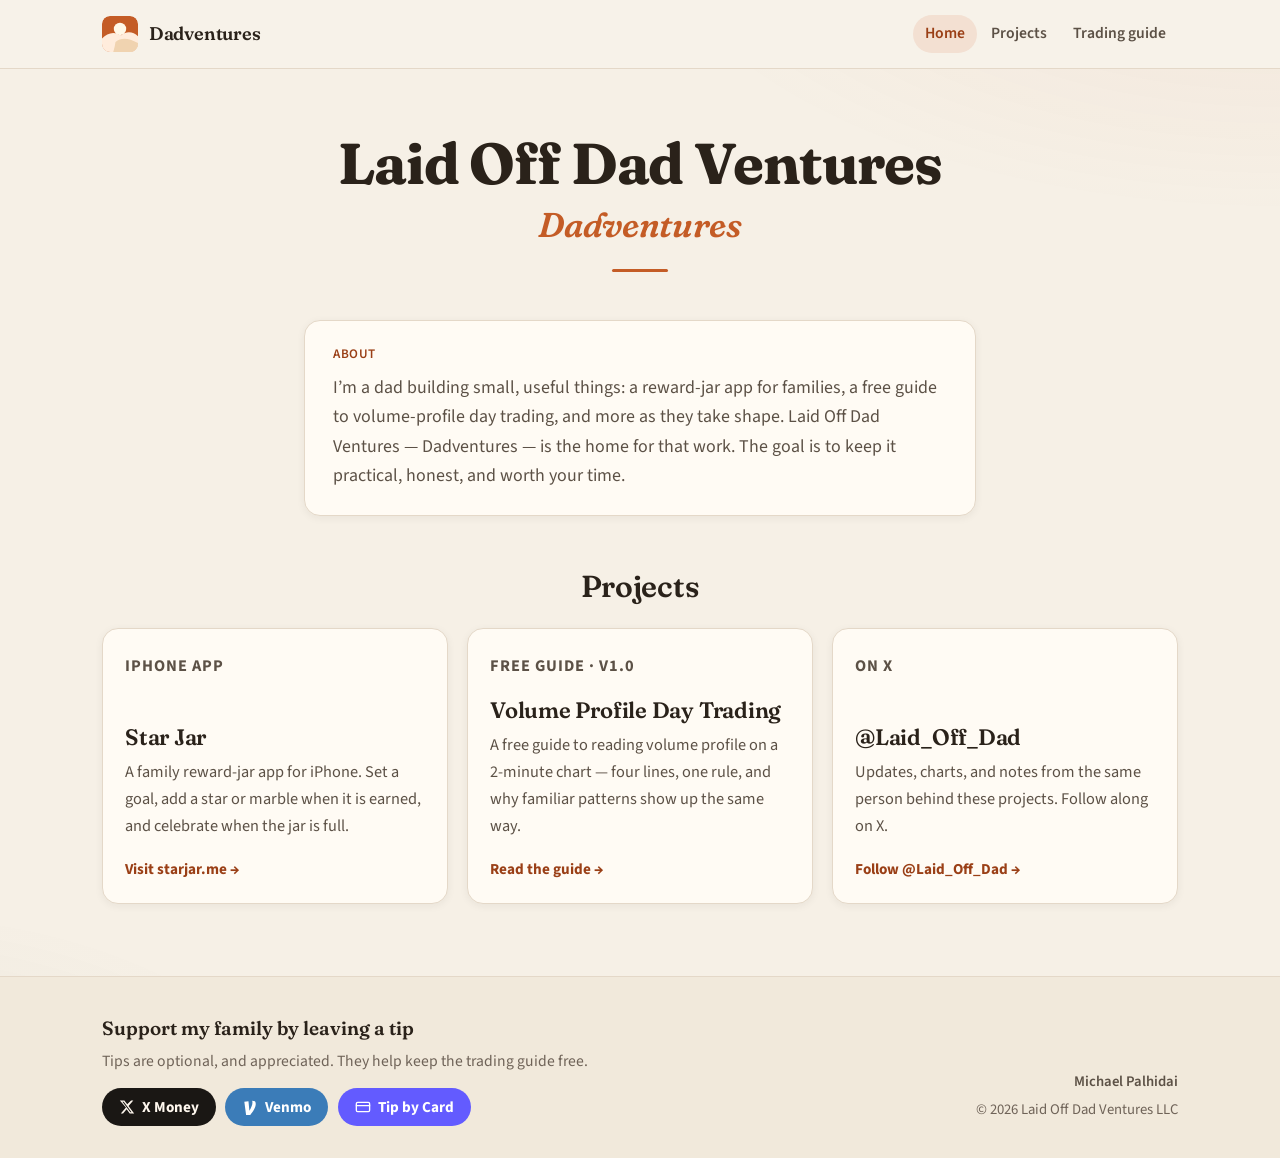
<file: index.html>
<!DOCTYPE html>
<html lang="en">
<head>
  <meta charset="utf-8">
  <meta name="viewport" content="width=device-width, initial-scale=1, viewport-fit=cover">
  <title>Laid Off Dad Ventures — Dadventures</title>
  <meta name="description" content="Laid Off Dad Ventures (Dadventures) is the home for a family reward-jar app, a free volume-profile trading guide, and other small useful projects.">
  <meta name="author" content="Michael Palhidai">
  <meta name="theme-color" content="#F6F0E6">
  <link rel="canonical" href="https://laidoffdadventures.com/">
  <link rel="icon" href="/favicon.ico" sizes="any">
  <link rel="icon" href="/favicon.svg" type="image/svg+xml">
  <link rel="apple-touch-icon" href="/images/apple-touch-icon.png">
  <meta property="og:type" content="website">
  <meta property="og:site_name" content="Laid Off Dad Ventures">
  <meta property="og:title" content="Laid Off Dad Ventures — Dadventures">
  <meta property="og:description" content="Laid Off Dad Ventures (Dadventures) is the home for a family reward-jar app, a free volume-profile trading guide, and other small useful projects.">
  <meta property="og:url" content="https://laidoffdadventures.com/">
  <meta property="og:image" content="https://laidoffdadventures.com/images/og-image.png">
  <meta property="og:image:width" content="1200">
  <meta property="og:image:height" content="630">
  <meta property="og:image:alt" content="Laid Off Dad Ventures — Dadventures">
  <meta name="twitter:card" content="summary_large_image">
  <meta name="twitter:creator" content="@Laid_Off_Dad">
  <meta name="twitter:title" content="Laid Off Dad Ventures — Dadventures">
  <meta name="twitter:description" content="Laid Off Dad Ventures (Dadventures) is the home for a family reward-jar app, a free volume-profile trading guide, and other small useful projects.">
  <meta name="twitter:image" content="https://laidoffdadventures.com/images/og-image.png">
  <link rel="stylesheet" href="/style.css">
</head>
<body>
  <a class="skip-link" href="#main">Skip to content</a>
  <header class="site-header">
    <div class="wrap">
      <a class="brand" href="/" aria-label="Laid Off Dad Ventures — home">
        <img src="/images/logo.svg" width="36" height="36" alt="">
        <span class="brand-name">Dadventures</span>
      </a>
      <nav class="nav" aria-label="Primary">
        <a href="/" aria-current="page">Home</a>
        <a href="/#projects">Projects</a>
        <a href="/trading/">Trading guide</a>
      </nav>
    </div>
  </header>

  <main id="main">
    <section class="hero">
      <div class="wrap">
        <h1>Laid Off Dad Ventures</h1>
        <p class="tagline">Dadventures</p>
        <hr class="hero-rule">
      </div>
    </section>

    <section class="about" id="about" aria-labelledby="about-title">
      <div class="wrap">
        <div class="about-card">
          <h2 id="about-title">About</h2>
          <p>I’m a dad building small, useful things: a reward-jar app for families, a free guide to volume-profile day trading, and more as they take shape. Laid Off Dad Ventures — Dadventures — is the home for that work. The goal is to keep it practical, honest, and worth your time.</p>
        </div>
      </div>
    </section>

    <section class="projects" id="projects" aria-labelledby="projects-title">
      <div class="wrap">
        <h2 class="section-title" id="projects-title">Projects</h2>
        <div class="card-grid">
          <a class="card" href="https://starjar.me" rel="noopener noreferrer">
            <p class="card-kicker">iPhone app</p>
            <h3>Star Jar</h3>
            <p>A family reward-jar app for iPhone. Set a goal, add a star or marble when it is earned, and celebrate when the jar is full.</p>
            <span class="card-cta">Visit starjar.me →</span>
          </a>
          <a class="card" href="/trading/">
            <p class="card-kicker">Free guide · v1.0</p>
            <h3>Volume Profile Day Trading</h3>
            <p>A free guide to reading volume profile on a 2-minute chart — four lines, one rule, and why familiar patterns show up the same way.</p>
            <span class="card-cta">Read the guide →</span>
          </a>
          <a class="card" href="https://x.com/Laid_Off_Dad" rel="noopener noreferrer">
            <p class="card-kicker">On X</p>
            <h3>@Laid_Off_Dad</h3>
            <p>Updates, charts, and notes from the same person behind these projects. Follow along on X.</p>
            <span class="card-cta">Follow @Laid_Off_Dad →</span>
          </a>
        </div>
      </div>
    </section>
  </main>

  <footer class="site-footer">
    <div class="wrap footer-grid">
      <div>
        <p class="support-label">Support my family by leaving a tip</p>
        <p class="support-note">Tips are optional, and appreciated. They help keep the trading guide free.</p>
        <div class="support-actions">
          <a class="btn btn-x" href="https://x.com/Laid_Off_Dad" rel="noopener noreferrer">
            <svg viewBox="0 0 24 24" fill="currentColor" aria-hidden="true"><path d="M18.244 2.25h3.308l-7.227 8.26 8.502 11.24H16.17l-4.714-6.231-5.401 6.231H2.74l7.726-8.835L1.254 2.25H8.08l4.253 5.622L18.244 2.25zm-1.161 17.52h1.833L7.084 4.126H5.117z"/></svg>
            X Money
          </a>
          <a class="btn btn-venmo" href="https://venmo.com/u/LaidOffDad" rel="noopener noreferrer">
            <svg viewBox="0 0 24 24" fill="currentColor" aria-hidden="true"><path d="M19.5 3.4c.8 1.3 1.2 2.7 1.2 4.3 0 5.4-4.6 12.4-8.3 16.3H6.15L3.5 3.96l6.22-.66 1.42 14.3c2.05-3.33 4.57-8.56 4.57-12.14 0-1.24-.22-2.08-.55-2.78L19.5 3.4z"/></svg>
            Venmo
          </a>
          <a class="btn btn-card" href="https://buy.stripe.com/4gMfZ9276eVvgG2ck7bfO00" target="_blank" rel="noopener noreferrer">
            <svg viewBox="0 0 24 24" fill="none" stroke="currentColor" stroke-width="2" stroke-linecap="round" stroke-linejoin="round" aria-hidden="true"><rect x="2" y="5" width="20" height="14" rx="2"/><line x1="2" y1="10" x2="22" y2="10"/></svg>
            Tip by Card
          </a>
        </div>
      </div>
      <div class="footer-meta">
        <p><a href="https://michaelpalhidai.com">Michael Palhidai</a></p>
        <p>© 2026 Laid Off Dad Ventures LLC</p>
      </div>
    </div>
  </footer>
</body>
</html>
</file>
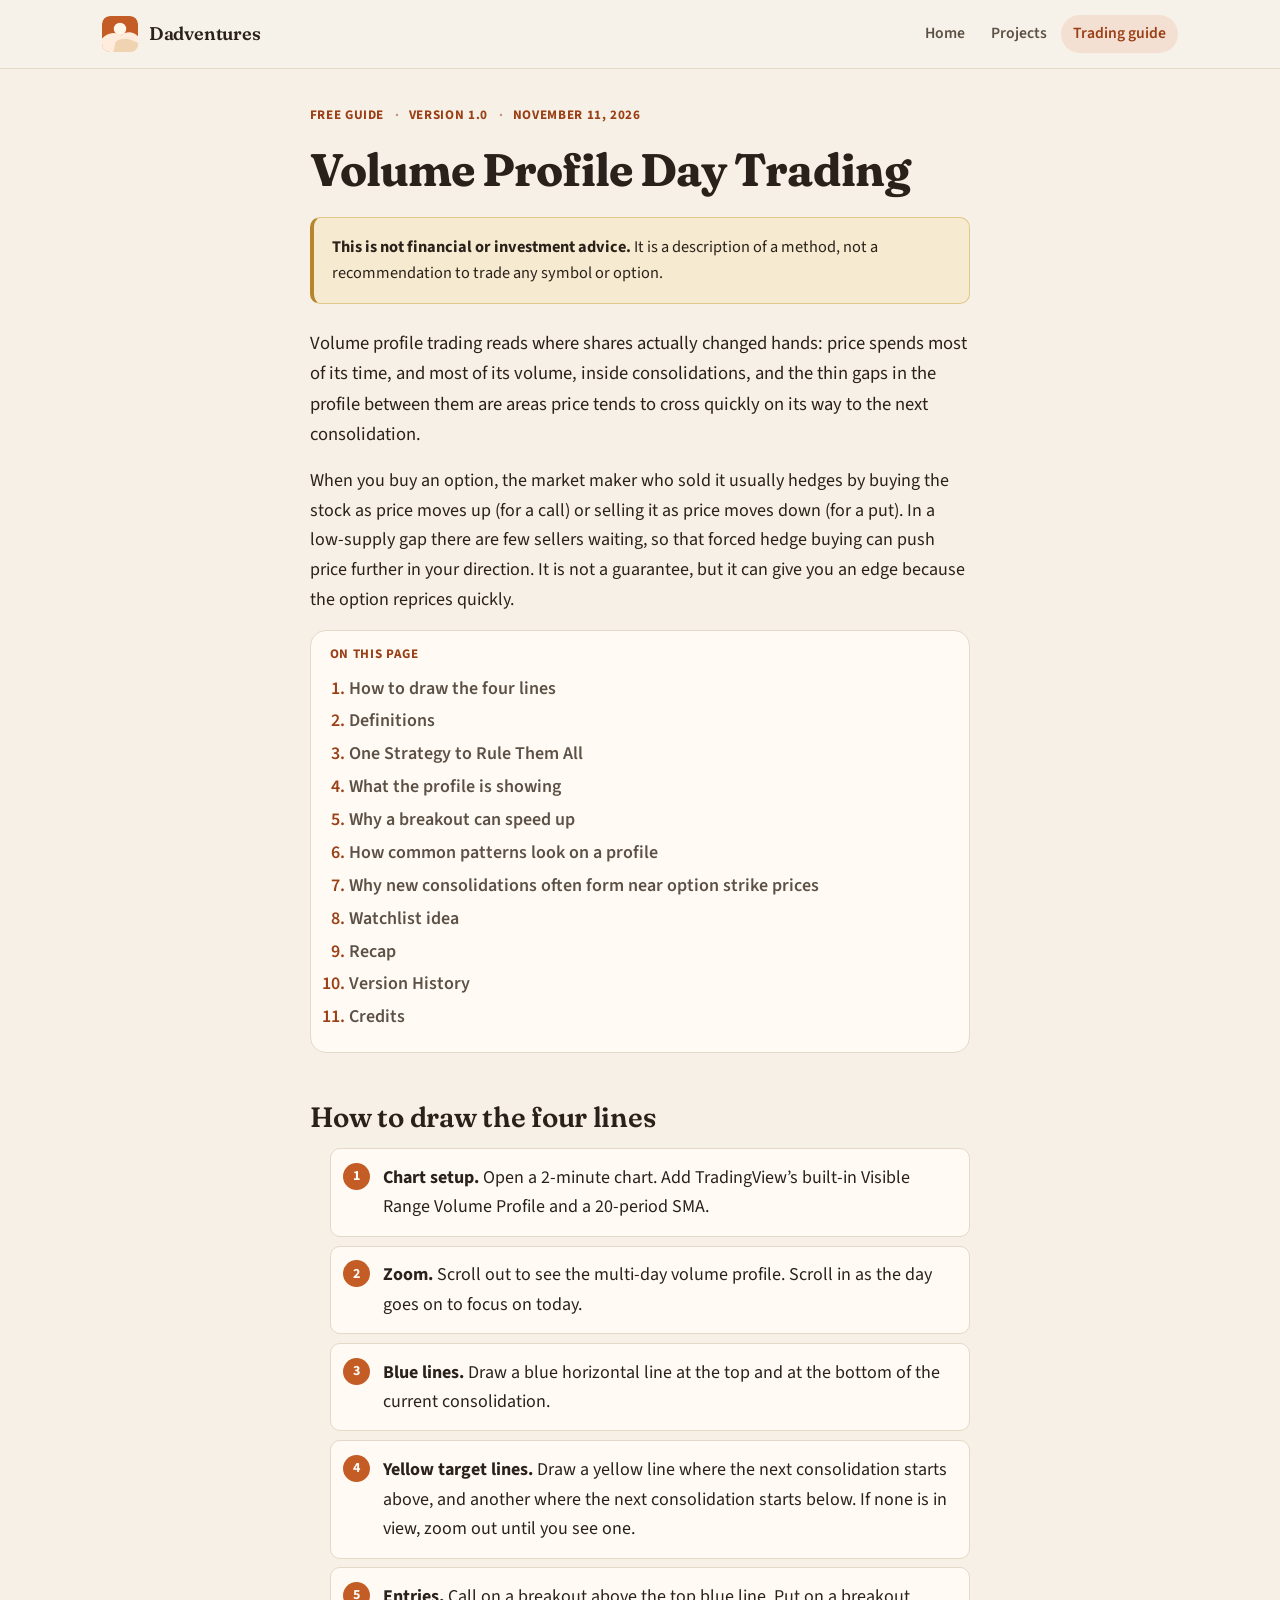
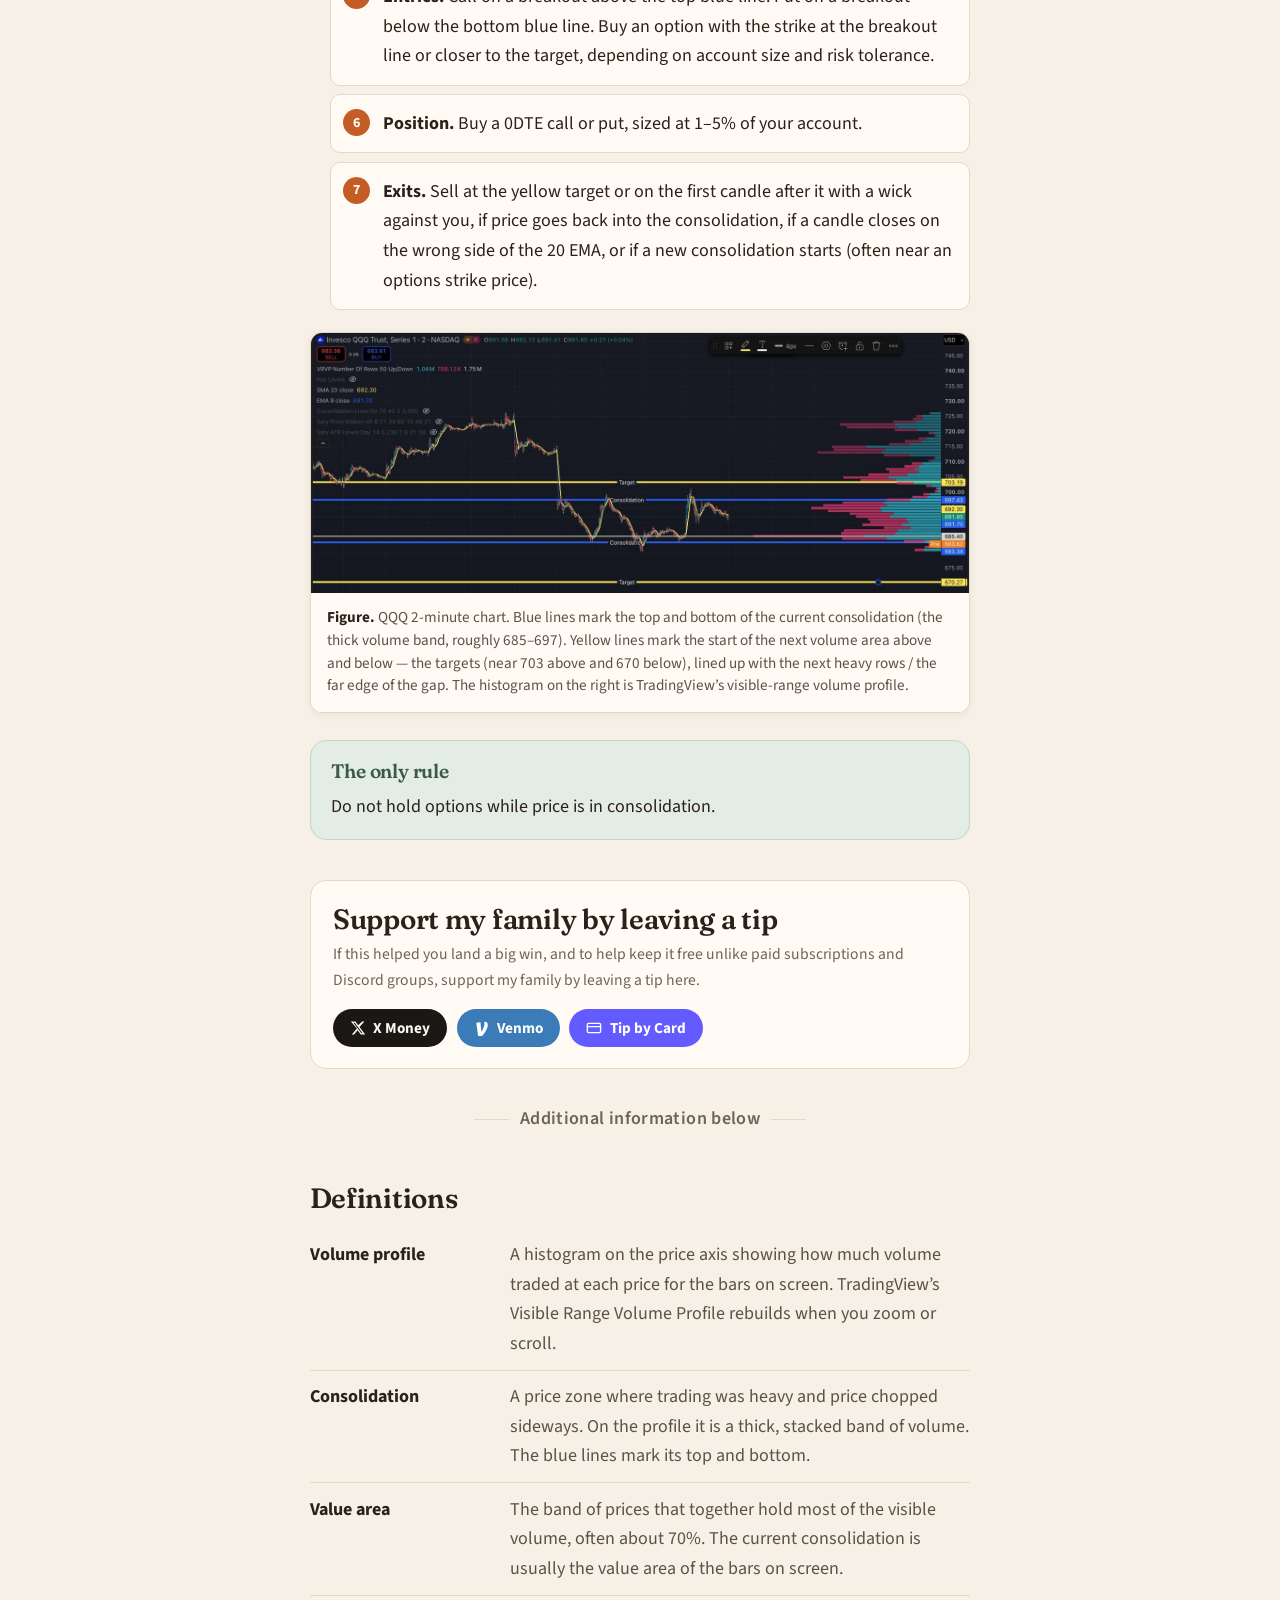
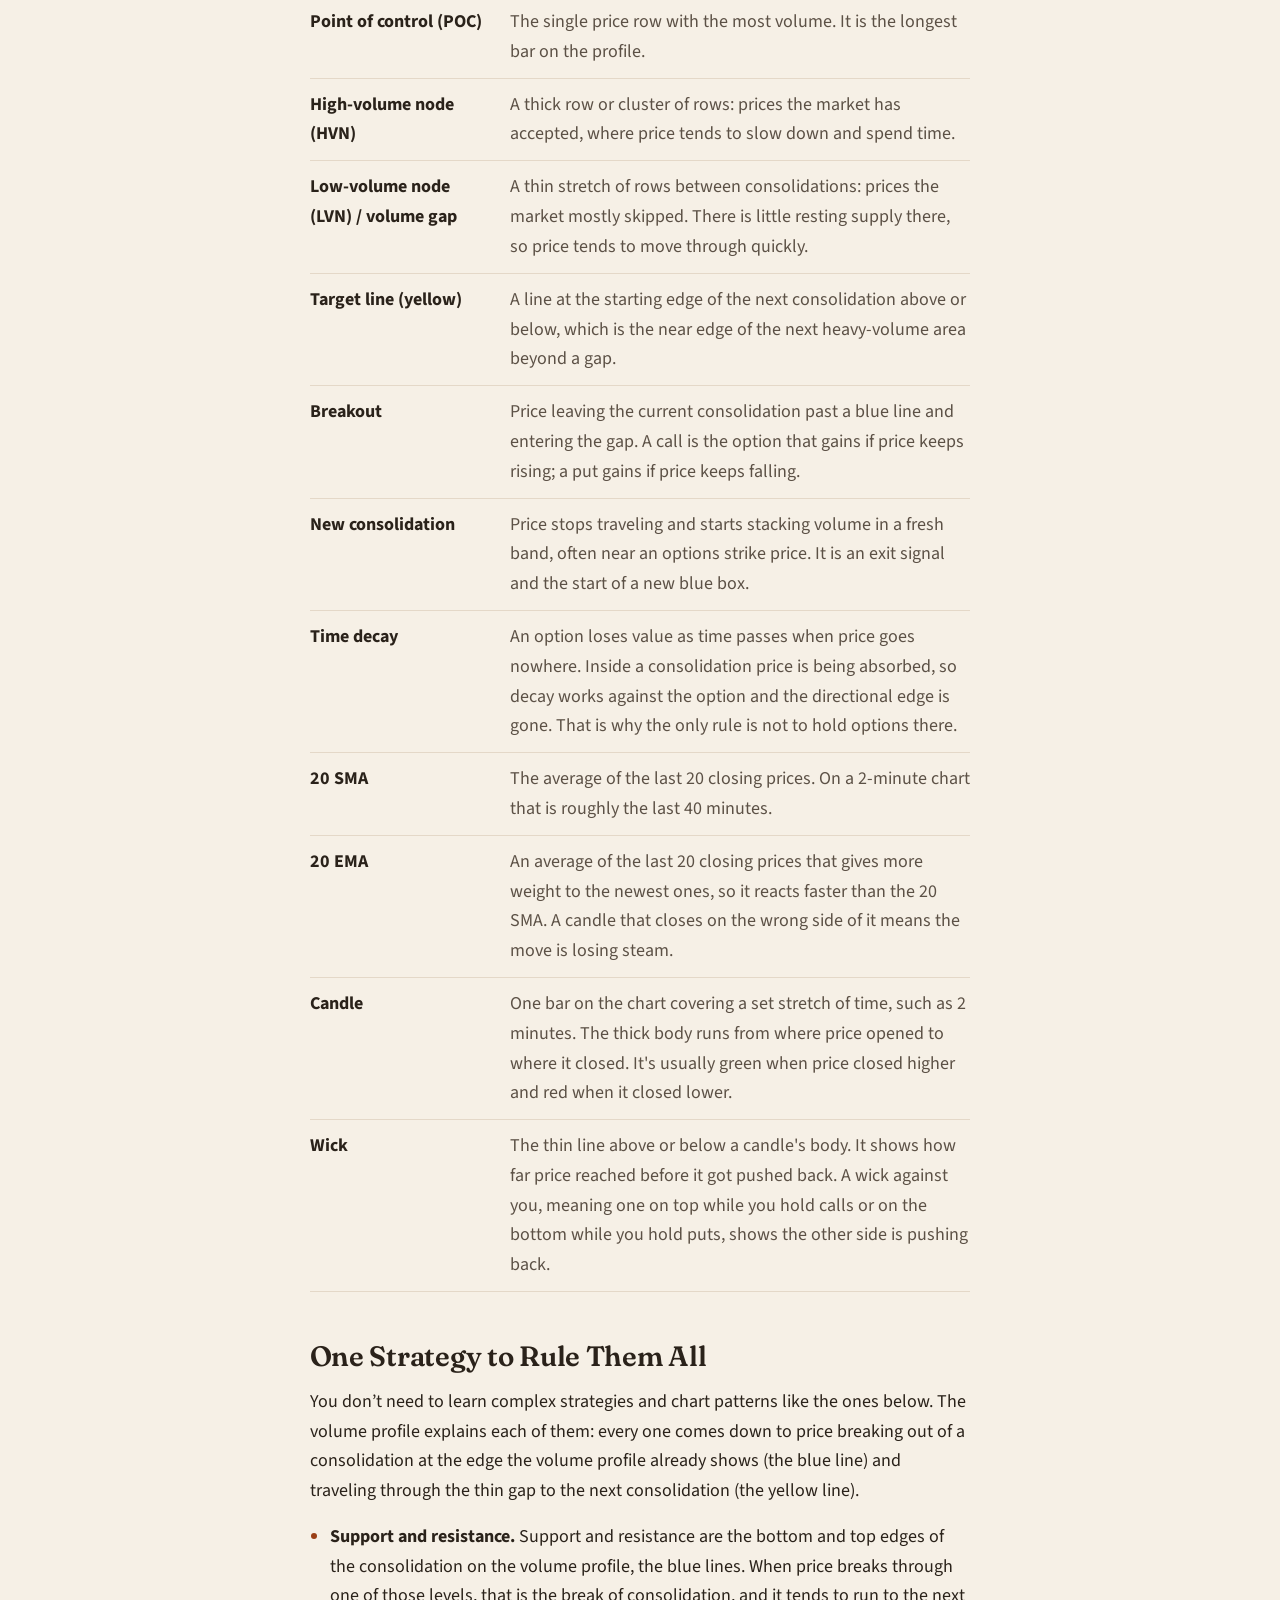
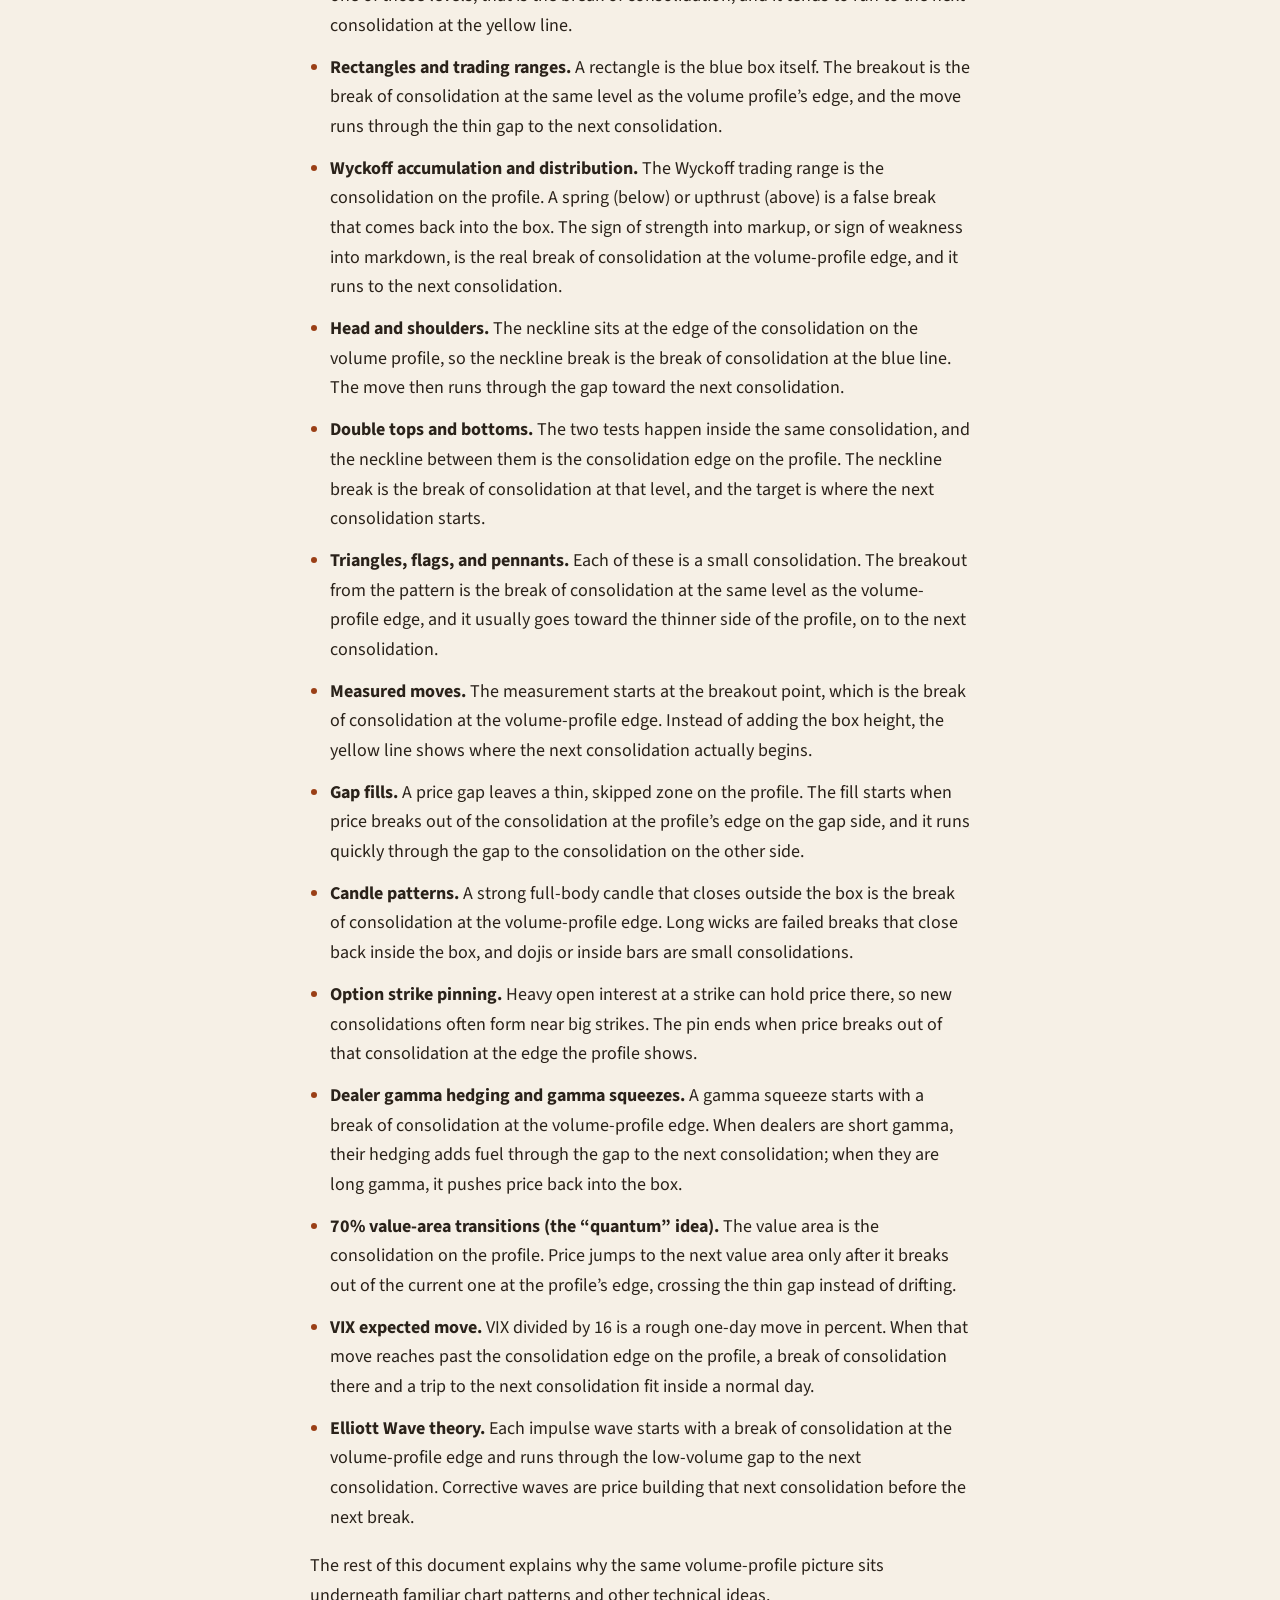
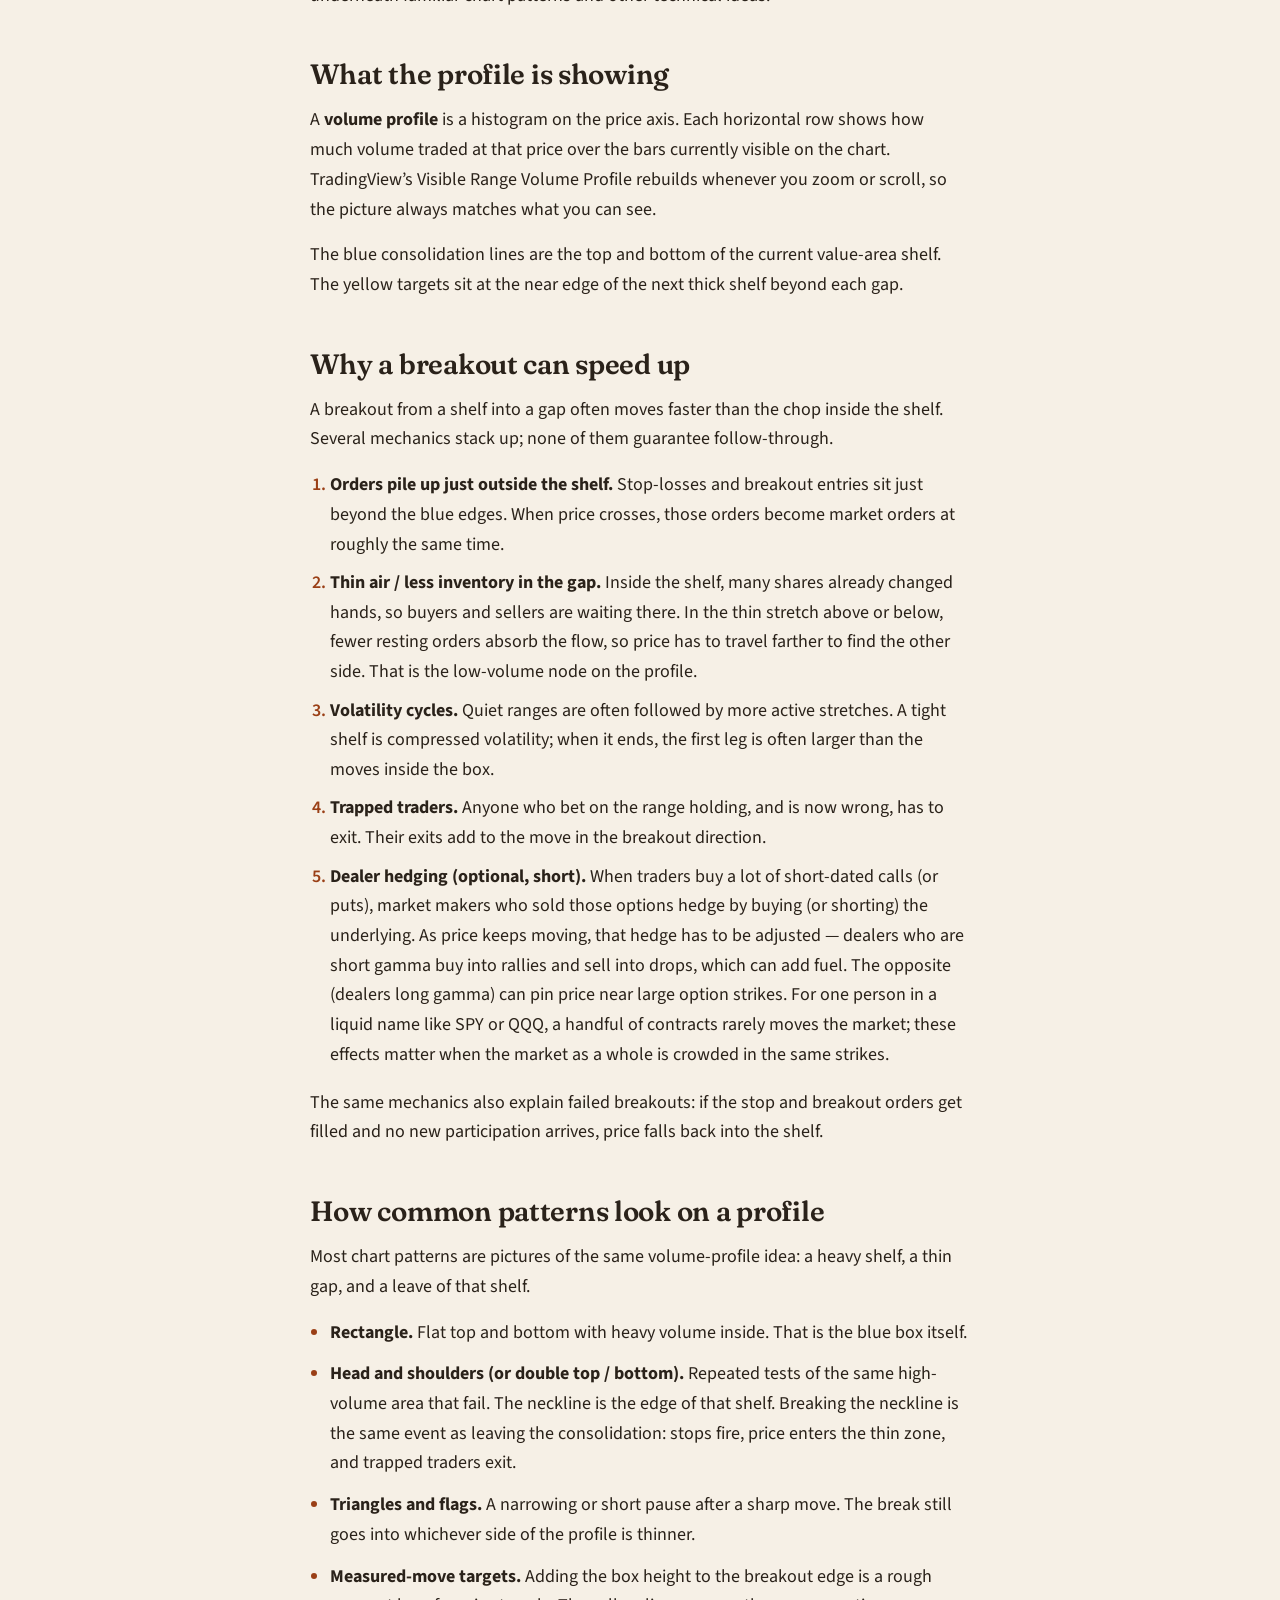
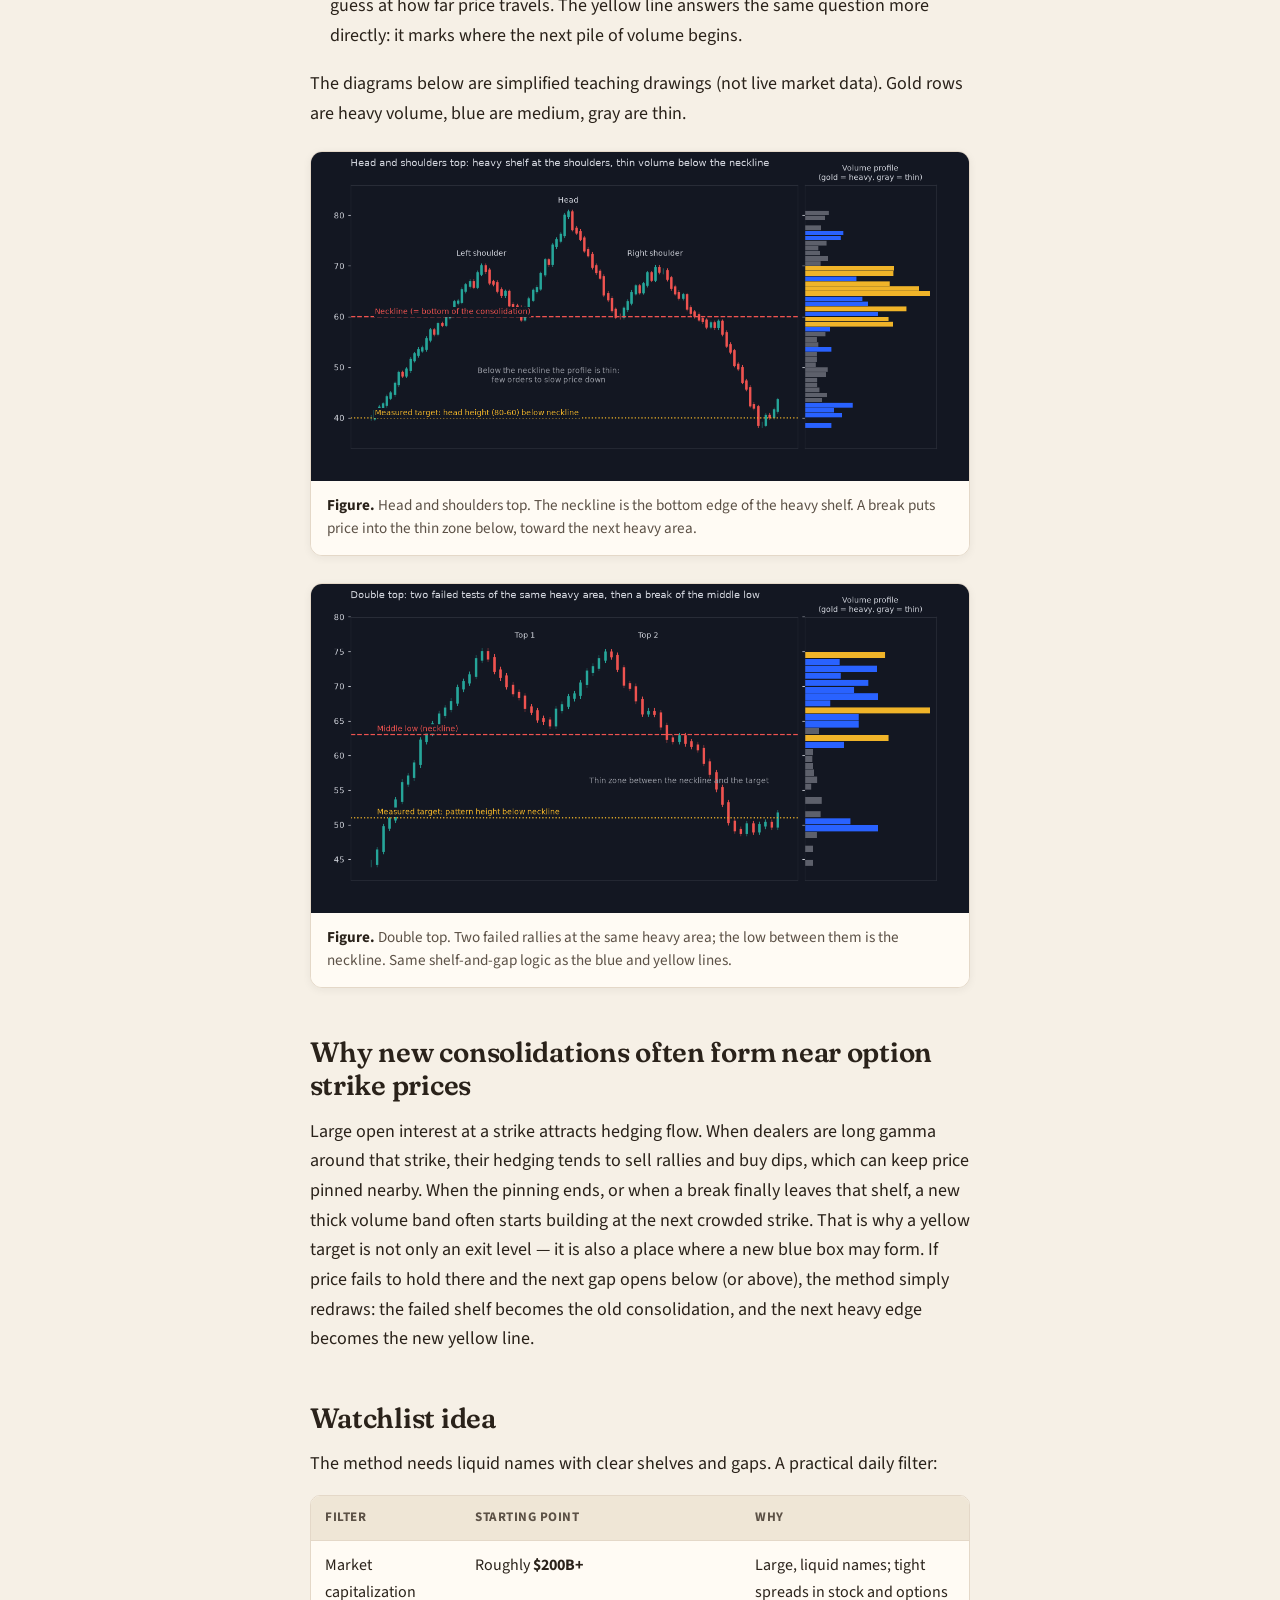
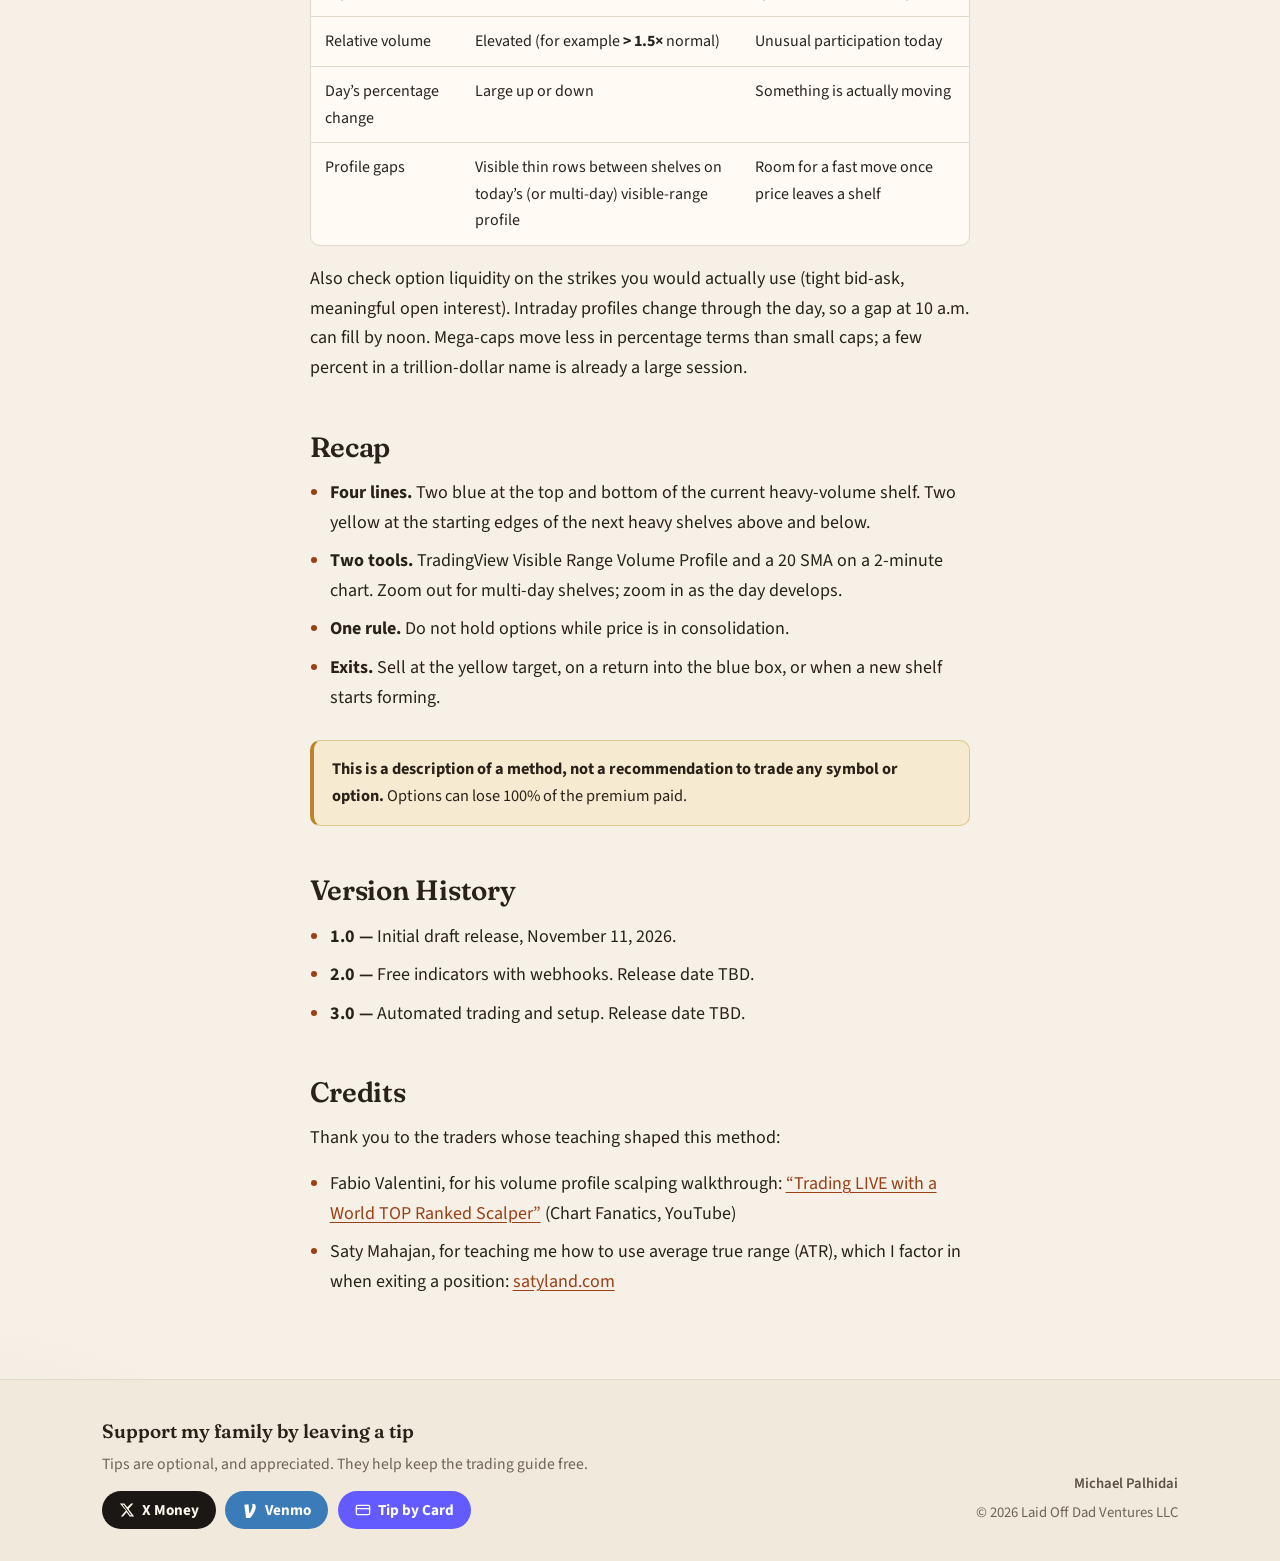
<file: trading/index.html>
<!DOCTYPE html>
<html lang="en">
<head>
  <meta charset="utf-8">
  <meta name="viewport" content="width=device-width, initial-scale=1, viewport-fit=cover">
  <title>Volume Profile Day Trading v1.0 — Laid Off Dad Ventures</title>
  <meta name="description" content="A free guide to volume profile day trading: how to draw four lines on a 2-minute chart, the one rule for holding options, and why familiar patterns show up the same way.">
  <meta name="author" content="Michael Palhidai">
  <meta name="theme-color" content="#F6F0E6">
  <link rel="canonical" href="https://laidoffdadventures.com/trading/">
  <link rel="icon" href="/favicon.ico" sizes="any">
  <link rel="icon" href="/favicon.svg" type="image/svg+xml">
  <link rel="apple-touch-icon" href="/images/apple-touch-icon.png">
  <meta property="og:type" content="article">
  <meta property="og:site_name" content="Laid Off Dad Ventures">
  <meta property="og:title" content="Volume Profile Day Trading v1.0">
  <meta property="og:description" content="A free guide to volume profile day trading: four lines, one rule, and why familiar patterns show up the same way.">
  <meta property="og:url" content="https://laidoffdadventures.com/trading/">
  <meta property="og:image" content="https://laidoffdadventures.com/images/og-image.png">
  <meta property="og:image:width" content="1200">
  <meta property="og:image:height" content="630">
  <meta name="twitter:card" content="summary_large_image">
  <meta name="twitter:creator" content="@Laid_Off_Dad">
  <meta name="twitter:title" content="Volume Profile Day Trading v1.0">
  <meta name="twitter:description" content="A free guide to volume profile day trading: four lines, one rule, and why familiar patterns show up the same way.">
  <meta name="twitter:image" content="https://laidoffdadventures.com/images/og-image.png">
  <link rel="stylesheet" href="/style.css">
</head>
<body>
  <a class="skip-link" href="#main">Skip to content</a>
  <header class="site-header">
    <div class="wrap">
      <a class="brand" href="/" aria-label="Laid Off Dad Ventures — home">
        <img src="/images/logo.svg" width="36" height="36" alt="">
        <span class="brand-name">Dadventures</span>
      </a>
      <nav class="nav" aria-label="Primary">
        <a href="/">Home</a>
        <a href="/#projects">Projects</a>
        <a href="/trading/" aria-current="page">Trading guide</a>
      </nav>
    </div>
  </header>

  <main id="main" class="guide-main">
    <article class="article wrap">
      <p class="kicker"><span>Free guide</span><span>Version 1.0</span><span>November 11, 2026</span></p>
      <h1>Volume Profile Day Trading</h1>

      <aside class="disclaimer" role="note">
        <p><strong>This is not financial or investment advice.</strong> It is a description of a method, not a recommendation to trade any symbol or option.</p>
      </aside>

      <p class="lede">Volume profile trading reads where shares actually changed hands: price spends most of its time, and most of its volume, inside consolidations, and the thin gaps in the profile between them are areas price tends to cross quickly on its way to the next consolidation.</p>
      <p>When you buy an option, the market maker who sold it usually hedges by buying the stock as price moves up (for a call) or selling it as price moves down (for a put). In a low-supply gap there are few sellers waiting, so that forced hedge buying can push price further in your direction. It is not a guarantee, but it can give you an edge because the option reprices quickly.</p>

      <nav class="toc" aria-label="On this page">
        <h2>On this page</h2>
        <ol>
          <li><a href="#how-to-draw">How to draw the four lines</a></li>
          <li><a href="#definitions">Definitions</a></li>
          <li><a href="#one-strategy">One Strategy to Rule Them All</a></li>
          <li><a href="#what-the-profile-shows">What the profile is showing</a></li>
          <li><a href="#why-a-breakout-can-speed-up">Why a breakout can speed up</a></li>
          <li><a href="#patterns">How common patterns look on a profile</a></li>
          <li><a href="#option-strikes">Why new consolidations often form near option strike prices</a></li>
          <li><a href="#watchlist">Watchlist idea</a></li>
          <li><a href="#recap">Recap</a></li>
          <li><a href="#version-history">Version History</a></li>
          <li><a href="#credits">Credits</a></li>
        </ol>
      </nav>

      <h2 id="how-to-draw">How to draw the four lines</h2>
      <ol class="steps">
        <li><strong>Chart setup.</strong> Open a 2-minute chart. Add TradingView’s built-in Visible Range Volume Profile and a 20-period SMA.</li>
        <li><strong>Zoom.</strong> Scroll out to see the multi-day volume profile. Scroll in as the day goes on to focus on today.</li>
        <li><strong>Blue lines.</strong> Draw a blue horizontal line at the top and at the bottom of the current consolidation.</li>
        <li><strong>Yellow target lines.</strong> Draw a yellow line where the next consolidation starts above, and another where the next consolidation starts below. If none is in view, zoom out until you see one.</li>
        <li><strong>Entries.</strong> Call on a breakout above the top blue line. Put on a breakout below the bottom blue line. Buy an option with the strike at the breakout line or closer to the target, depending on account size and risk tolerance.</li>
        <li><strong>Position.</strong> Buy a 0DTE call or put, sized at 1–5% of your account.</li>
        <li><strong>Exits.</strong> Sell at the yellow target or on the first candle after it with a wick against you, if price goes back into the consolidation, if a candle closes on the wrong side of the 20 EMA, or if a new consolidation starts (often near an options strike price).</li>
      </ol>

      <figure class="chart">
        <img src="/images/qqq-lines-example.jpg" width="1400" height="552" alt="QQQ 2-minute chart. Blue lines mark the top and bottom of the current consolidation (the thick volume band). Yellow lines mark the start of the next volume area above and below — the targets. The histogram on the right is TradingView’s visible-range volume profile.">
        <figcaption><strong>Figure.</strong> QQQ 2-minute chart. Blue lines mark the top and bottom of the current consolidation (the thick volume band, roughly 685–697). Yellow lines mark the start of the next volume area above and below — the targets (near 703 above and 670 below), lined up with the next heavy rows / the far edge of the gap. The histogram on the right is TradingView’s visible-range volume profile.</figcaption>
      </figure>

      <div class="rule-box">
        <h3 id="the-only-rule">The only rule</h3>
        <p>Do not hold options while price is in consolidation.</p>
      </div>

      <section class="support-block" aria-labelledby="support-title">
        <h2 class="support-label" id="support-title">Support my family by leaving a tip</h2>
        <p class="support-note">If this helped you land a big win, and to help keep it free unlike paid subscriptions and Discord groups, support my family by leaving a tip here.</p>
        <div class="support-actions">
          <a class="btn btn-x" href="https://x.com/Laid_Off_Dad" rel="noopener noreferrer">
            <svg viewBox="0 0 24 24" fill="currentColor" aria-hidden="true"><path d="M18.244 2.25h3.308l-7.227 8.26 8.502 11.24H16.17l-4.714-6.231-5.401 6.231H2.74l7.726-8.835L1.254 2.25H8.08l4.253 5.622L18.244 2.25zm-1.161 17.52h1.833L7.084 4.126H5.117z"/></svg>
            X Money
          </a>
          <a class="btn btn-venmo" href="https://venmo.com/u/LaidOffDad" rel="noopener noreferrer">
            <svg viewBox="0 0 24 24" fill="currentColor" aria-hidden="true"><path d="M19.5 3.4c.8 1.3 1.2 2.7 1.2 4.3 0 5.4-4.6 12.4-8.3 16.3H6.15L3.5 3.96l6.22-.66 1.42 14.3c2.05-3.33 4.57-8.56 4.57-12.14 0-1.24-.22-2.08-.55-2.78L19.5 3.4z"/></svg>
            Venmo
          </a>
          <a class="btn btn-card" href="https://buy.stripe.com/4gMfZ9276eVvgG2ck7bfO00" target="_blank" rel="noopener noreferrer">
            <svg viewBox="0 0 24 24" fill="none" stroke="currentColor" stroke-width="2" stroke-linecap="round" stroke-linejoin="round" aria-hidden="true"><rect x="2" y="5" width="20" height="14" rx="2"/><line x1="2" y1="10" x2="22" y2="10"/></svg>
            Tip by Card
          </a>
        </div>
      </section>

      <p class="more-below">Additional information below</p>

      <h2 id="definitions">Definitions</h2>
      <dl class="defs">
        <div>
          <dt>Volume profile</dt>
          <dd>A histogram on the price axis showing how much volume traded at each price for the bars on screen. TradingView’s Visible Range Volume Profile rebuilds when you zoom or scroll.</dd>
        </div>
        <div>
          <dt>Consolidation</dt>
          <dd>A price zone where trading was heavy and price chopped sideways. On the profile it is a thick, stacked band of volume. The blue lines mark its top and bottom.</dd>
        </div>
        <div>
          <dt>Value area</dt>
          <dd>The band of prices that together hold most of the visible volume, often about 70%. The current consolidation is usually the value area of the bars on screen.</dd>
        </div>
        <div>
          <dt>Point of control (POC)</dt>
          <dd>The single price row with the most volume. It is the longest bar on the profile.</dd>
        </div>
        <div>
          <dt>High-volume node (HVN)</dt>
          <dd>A thick row or cluster of rows: prices the market has accepted, where price tends to slow down and spend time.</dd>
        </div>
        <div>
          <dt>Low-volume node (LVN) / volume gap</dt>
          <dd>A thin stretch of rows between consolidations: prices the market mostly skipped. There is little resting supply there, so price tends to move through quickly.</dd>
        </div>
        <div>
          <dt>Target line (yellow)</dt>
          <dd>A line at the starting edge of the next consolidation above or below, which is the near edge of the next heavy-volume area beyond a gap.</dd>
        </div>
        <div>
          <dt>Breakout</dt>
          <dd>Price leaving the current consolidation past a blue line and entering the gap. A call is the option that gains if price keeps rising; a put gains if price keeps falling.</dd>
        </div>
        <div>
          <dt>New consolidation</dt>
          <dd>Price stops traveling and starts stacking volume in a fresh band, often near an options strike price. It is an exit signal and the start of a new blue box.</dd>
        </div>
        <div>
          <dt>Time decay</dt>
          <dd>An option loses value as time passes when price goes nowhere. Inside a consolidation price is being absorbed, so decay works against the option and the directional edge is gone. That is why the only rule is not to hold options there.</dd>
        </div>
        <div>
          <dt>20 SMA</dt>
          <dd>The average of the last 20 closing prices. On a 2-minute chart that is roughly the last 40 minutes.</dd>
        </div>
        <div>
          <dt>20 EMA</dt>
          <dd>An average of the last 20 closing prices that gives more weight to the newest ones, so it reacts faster than the 20 SMA. A candle that closes on the wrong side of it means the move is losing steam.</dd>
        </div>
        <div>
          <dt>Candle</dt>
          <dd>One bar on the chart covering a set stretch of time, such as 2 minutes. The thick body runs from where price opened to where it closed. It's usually green when price closed higher and red when it closed lower.</dd>
        </div>
        <div>
          <dt>Wick</dt>
          <dd>The thin line above or below a candle's body. It shows how far price reached before it got pushed back. A wick against you, meaning one on top while you hold calls or on the bottom while you hold puts, shows the other side is pushing back.</dd>
        </div>
      </dl>

      <h2 id="one-strategy">One Strategy to Rule Them All</h2>
      <p>You don’t need to learn complex strategies and chart patterns like the ones below. The volume profile explains each of them: every one comes down to price breaking out of a consolidation at the edge the volume profile already shows (the blue line) and traveling through the thin gap to the next consolidation (the yellow line).</p>
      <ul class="pattern-list">
        <li><strong>Support and resistance.</strong> Support and resistance are the bottom and top edges of the consolidation on the volume profile, the blue lines. When price breaks through one of those levels, that is the break of consolidation, and it tends to run to the next consolidation at the yellow line.</li>
        <li><strong>Rectangles and trading ranges.</strong> A rectangle is the blue box itself. The breakout is the break of consolidation at the same level as the volume profile’s edge, and the move runs through the thin gap to the next consolidation.</li>
        <li><strong>Wyckoff accumulation and distribution.</strong> The Wyckoff trading range is the consolidation on the profile. A spring (below) or upthrust (above) is a false break that comes back into the box. The sign of strength into markup, or sign of weakness into markdown, is the real break of consolidation at the volume-profile edge, and it runs to the next consolidation.</li>
        <li><strong>Head and shoulders.</strong> The neckline sits at the edge of the consolidation on the volume profile, so the neckline break is the break of consolidation at the blue line. The move then runs through the gap toward the next consolidation.</li>
        <li><strong>Double tops and bottoms.</strong> The two tests happen inside the same consolidation, and the neckline between them is the consolidation edge on the profile. The neckline break is the break of consolidation at that level, and the target is where the next consolidation starts.</li>
        <li><strong>Triangles, flags, and pennants.</strong> Each of these is a small consolidation. The breakout from the pattern is the break of consolidation at the same level as the volume-profile edge, and it usually goes toward the thinner side of the profile, on to the next consolidation.</li>
        <li><strong>Measured moves.</strong> The measurement starts at the breakout point, which is the break of consolidation at the volume-profile edge. Instead of adding the box height, the yellow line shows where the next consolidation actually begins.</li>
        <li><strong>Gap fills.</strong> A price gap leaves a thin, skipped zone on the profile. The fill starts when price breaks out of the consolidation at the profile’s edge on the gap side, and it runs quickly through the gap to the consolidation on the other side.</li>
        <li><strong>Candle patterns.</strong> A strong full-body candle that closes outside the box is the break of consolidation at the volume-profile edge. Long wicks are failed breaks that close back inside the box, and dojis or inside bars are small consolidations.</li>
        <li><strong>Option strike pinning.</strong> Heavy open interest at a strike can hold price there, so new consolidations often form near big strikes. The pin ends when price breaks out of that consolidation at the edge the profile shows.</li>
        <li><strong>Dealer gamma hedging and gamma squeezes.</strong> A gamma squeeze starts with a break of consolidation at the volume-profile edge. When dealers are short gamma, their hedging adds fuel through the gap to the next consolidation; when they are long gamma, it pushes price back into the box.</li>
        <li><strong>70% value-area transitions (the “quantum” idea).</strong> The value area is the consolidation on the profile. Price jumps to the next value area only after it breaks out of the current one at the profile’s edge, crossing the thin gap instead of drifting.</li>
        <li><strong>VIX expected move.</strong> VIX divided by 16 is a rough one-day move in percent. When that move reaches past the consolidation edge on the profile, a break of consolidation there and a trip to the next consolidation fit inside a normal day.</li>
        <li><strong>Elliott Wave theory.</strong> Each impulse wave starts with a break of consolidation at the volume-profile edge and runs through the low-volume gap to the next consolidation. Corrective waves are price building that next consolidation before the next break.</li>
      </ul>
      <p>The rest of this document explains why the same volume-profile picture sits underneath familiar chart patterns and other technical ideas.</p>

      <h2 id="what-the-profile-shows">What the profile is showing</h2>
      <p>A <strong>volume profile</strong> is a histogram on the price axis. Each horizontal row shows how much volume traded at that price over the bars currently visible on the chart. TradingView’s Visible Range Volume Profile rebuilds whenever you zoom or scroll, so the picture always matches what you can see.</p>
      <p>The blue consolidation lines are the top and bottom of the current value-area shelf. The yellow targets sit at the near edge of the next thick shelf beyond each gap.</p>

      <h2 id="why-a-breakout-can-speed-up">Why a breakout can speed up</h2>
      <p>A breakout from a shelf into a gap often moves faster than the chop inside the shelf. Several mechanics stack up; none of them guarantee follow-through.</p>
      <ol>
        <li><strong>Orders pile up just outside the shelf.</strong> Stop-losses and breakout entries sit just beyond the blue edges. When price crosses, those orders become market orders at roughly the same time.</li>
        <li><strong>Thin air / less inventory in the gap.</strong> Inside the shelf, many shares already changed hands, so buyers and sellers are waiting there. In the thin stretch above or below, fewer resting orders absorb the flow, so price has to travel farther to find the other side. That is the low-volume node on the profile.</li>
        <li><strong>Volatility cycles.</strong> Quiet ranges are often followed by more active stretches. A tight shelf is compressed volatility; when it ends, the first leg is often larger than the moves inside the box.</li>
        <li><strong>Trapped traders.</strong> Anyone who bet on the range holding, and is now wrong, has to exit. Their exits add to the move in the breakout direction.</li>
        <li><strong>Dealer hedging (optional, short).</strong> When traders buy a lot of short-dated calls (or puts), market makers who sold those options hedge by buying (or shorting) the underlying. As price keeps moving, that hedge has to be adjusted — dealers who are short gamma buy into rallies and sell into drops, which can add fuel. The opposite (dealers long gamma) can pin price near large option strikes. For one person in a liquid name like SPY or QQQ, a handful of contracts rarely moves the market; these effects matter when the market as a whole is crowded in the same strikes.</li>
      </ol>
      <p>The same mechanics also explain failed breakouts: if the stop and breakout orders get filled and no new participation arrives, price falls back into the shelf.</p>

      <h2 id="patterns">How common patterns look on a profile</h2>
      <p>Most chart patterns are pictures of the same volume-profile idea: a heavy shelf, a thin gap, and a leave of that shelf.</p>
      <ul class="pattern-list">
        <li><strong>Rectangle.</strong> Flat top and bottom with heavy volume inside. That is the blue box itself.</li>
        <li><strong>Head and shoulders (or double top / bottom).</strong> Repeated tests of the same high-volume area that fail. The neckline is the edge of that shelf. Breaking the neckline is the same event as leaving the consolidation: stops fire, price enters the thin zone, and trapped traders exit.</li>
        <li><strong>Triangles and flags.</strong> A narrowing or short pause after a sharp move. The break still goes into whichever side of the profile is thinner.</li>
        <li><strong>Measured-move targets.</strong> Adding the box height to the breakout edge is a rough guess at how far price travels. The yellow line answers the same question more directly: it marks where the next pile of volume begins.</li>
      </ul>
      <p>The diagrams below are simplified teaching drawings (not live market data). Gold rows are heavy volume, blue are medium, gray are thin.</p>

      <figure class="chart">
        <img src="/images/hs-top-profile.png" width="1210" height="605" alt="Simplified teaching drawing of a head and shoulders top with a volume profile. Gold rows show heavy volume, blue medium, and gray thin.">
        <figcaption><strong>Figure.</strong> Head and shoulders top. The neckline is the bottom edge of the heavy shelf. A break puts price into the thin zone below, toward the next heavy area.</figcaption>
      </figure>

      <figure class="chart">
        <img src="/images/double-top-profile.png" width="1210" height="605" alt="Simplified teaching drawing of a double top with a volume profile. Gold rows show heavy volume, blue medium, and gray thin.">
        <figcaption><strong>Figure.</strong> Double top. Two failed rallies at the same heavy area; the low between them is the neckline. Same shelf-and-gap logic as the blue and yellow lines.</figcaption>
      </figure>

      <h2 id="option-strikes">Why new consolidations often form near option strike prices</h2>
      <p>Large open interest at a strike attracts hedging flow. When dealers are long gamma around that strike, their hedging tends to sell rallies and buy dips, which can keep price pinned nearby. When the pinning ends, or when a break finally leaves that shelf, a new thick volume band often starts building at the next crowded strike. That is why a yellow target is not only an exit level — it is also a place where a new blue box may form. If price fails to hold there and the next gap opens below (or above), the method simply redraws: the failed shelf becomes the old consolidation, and the next heavy edge becomes the new yellow line.</p>

      <h2 id="watchlist">Watchlist idea</h2>
      <p>The method needs liquid names with clear shelves and gaps. A practical daily filter:</p>
      <div class="table-wrap">
        <table>
          <thead>
            <tr>
              <th scope="col">Filter</th>
              <th scope="col">Starting point</th>
              <th scope="col">Why</th>
            </tr>
          </thead>
          <tbody>
            <tr>
              <td>Market capitalization</td>
              <td>Roughly <strong>$200B+</strong></td>
              <td>Large, liquid names; tight spreads in stock and options</td>
            </tr>
            <tr>
              <td>Relative volume</td>
              <td>Elevated (for example <strong>&gt; 1.5×</strong> normal)</td>
              <td>Unusual participation today</td>
            </tr>
            <tr>
              <td>Day’s percentage change</td>
              <td>Large up or down</td>
              <td>Something is actually moving</td>
            </tr>
            <tr>
              <td>Profile gaps</td>
              <td>Visible thin rows between shelves on today’s (or multi-day) visible-range profile</td>
              <td>Room for a fast move once price leaves a shelf</td>
            </tr>
          </tbody>
        </table>
      </div>
      <p>Also check option liquidity on the strikes you would actually use (tight bid-ask, meaningful open interest). Intraday profiles change through the day, so a gap at 10 a.m. can fill by noon. Mega-caps move less in percentage terms than small caps; a few percent in a trillion-dollar name is already a large session.</p>

      <h2 id="recap">Recap</h2>
      <ul>
        <li><strong>Four lines.</strong> Two blue at the top and bottom of the current heavy-volume shelf. Two yellow at the starting edges of the next heavy shelves above and below.</li>
        <li><strong>Two tools.</strong> TradingView Visible Range Volume Profile and a 20 SMA on a 2-minute chart. Zoom out for multi-day shelves; zoom in as the day develops.</li>
        <li><strong>One rule.</strong> Do not hold options while price is in consolidation.</li>
        <li><strong>Exits.</strong> Sell at the yellow target, on a return into the blue box, or when a new shelf starts forming.</li>
      </ul>

      <aside class="disclaimer disclaimer-bottom" role="note">
        <p><strong>This is a description of a method, not a recommendation to trade any symbol or option.</strong> Options can lose 100% of the premium paid.</p>
      </aside>

      <h2 id="version-history">Version History</h2>
      <ul class="version-list">
        <li><strong>1.0 —</strong> Initial draft release, November 11, 2026.</li>
        <li><strong>2.0 —</strong> Free indicators with webhooks. Release date TBD.</li>
        <li><strong>3.0 —</strong> Automated trading and setup. Release date TBD.</li>
      </ul>

      <h2 id="credits">Credits</h2>
      <p>Thank you to the traders whose teaching shaped this method:</p>
      <ul class="credits-list">
        <li>Fabio Valentini, for his volume profile scalping walkthrough: <a href="https://www.youtube.com/watch?v=tvERE-Beu2U" target="_blank" rel="noopener noreferrer">“Trading LIVE with a World TOP Ranked Scalper”</a> (Chart Fanatics, YouTube)</li>
        <li>Saty Mahajan, for teaching me how to use average true range (ATR), which I factor in when exiting a position: <a href="https://satyland.com" target="_blank" rel="noopener noreferrer">satyland.com</a></li>
      </ul>
    </article>
  </main>

  <footer class="site-footer">
    <div class="wrap footer-grid">
      <div>
        <p class="support-label">Support my family by leaving a tip</p>
        <p class="support-note">Tips are optional, and appreciated. They help keep the trading guide free.</p>
        <div class="support-actions">
          <a class="btn btn-x" href="https://x.com/Laid_Off_Dad" rel="noopener noreferrer">
            <svg viewBox="0 0 24 24" fill="currentColor" aria-hidden="true"><path d="M18.244 2.25h3.308l-7.227 8.26 8.502 11.24H16.17l-4.714-6.231-5.401 6.231H2.74l7.726-8.835L1.254 2.25H8.08l4.253 5.622L18.244 2.25zm-1.161 17.52h1.833L7.084 4.126H5.117z"/></svg>
            X Money
          </a>
          <a class="btn btn-venmo" href="https://venmo.com/u/LaidOffDad" rel="noopener noreferrer">
            <svg viewBox="0 0 24 24" fill="currentColor" aria-hidden="true"><path d="M19.5 3.4c.8 1.3 1.2 2.7 1.2 4.3 0 5.4-4.6 12.4-8.3 16.3H6.15L3.5 3.96l6.22-.66 1.42 14.3c2.05-3.33 4.57-8.56 4.57-12.14 0-1.24-.22-2.08-.55-2.78L19.5 3.4z"/></svg>
            Venmo
          </a>
          <a class="btn btn-card" href="https://buy.stripe.com/4gMfZ9276eVvgG2ck7bfO00" target="_blank" rel="noopener noreferrer">
            <svg viewBox="0 0 24 24" fill="none" stroke="currentColor" stroke-width="2" stroke-linecap="round" stroke-linejoin="round" aria-hidden="true"><rect x="2" y="5" width="20" height="14" rx="2"/><line x1="2" y1="10" x2="22" y2="10"/></svg>
            Tip by Card
          </a>
        </div>
      </div>
      <div class="footer-meta">
        <p><a href="https://michaelpalhidai.com">Michael Palhidai</a></p>
        <p>© 2026 Laid Off Dad Ventures LLC</p>
      </div>
    </div>
  </footer>
</body>
</html>
</file>
<file: style.css>
@font-face {
  font-family: "Fraunces";
  src: url("/fonts/fraunces-500.woff") format("woff");
  font-weight: 500;
  font-style: normal;
  font-display: swap;
}
@font-face {
  font-family: "Fraunces";
  src: url("/fonts/fraunces-600.woff") format("woff");
  font-weight: 600;
  font-style: normal;
  font-display: swap;
}
@font-face {
  font-family: "Fraunces";
  src: url("/fonts/fraunces-700.woff") format("woff");
  font-weight: 700;
  font-style: normal;
  font-display: swap;
}
@font-face {
  font-family: "Fraunces";
  src: url("/fonts/fraunces-600-italic.woff") format("woff");
  font-weight: 600;
  font-style: italic;
  font-display: swap;
}
@font-face {
  font-family: "Source Sans 3";
  src: url("/fonts/source-sans-3-400.woff") format("woff");
  font-weight: 400;
  font-style: normal;
  font-display: swap;
}
@font-face {
  font-family: "Source Sans 3";
  src: url("/fonts/source-sans-3-400-italic.woff") format("woff");
  font-weight: 400;
  font-style: italic;
  font-display: swap;
}
@font-face {
  font-family: "Source Sans 3";
  src: url("/fonts/source-sans-3-600.woff") format("woff");
  font-weight: 600;
  font-style: normal;
  font-display: swap;
}
@font-face {
  font-family: "Source Sans 3";
  src: url("/fonts/source-sans-3-700.woff") format("woff");
  font-weight: 700;
  font-style: normal;
  font-display: swap;
}

:root {
  --bg: #f6f0e6;
  --bg-elev: #fffbf4;
  --bg-tint: #efe6d6;
  --ink: #2a221a;
  --ink-soft: #5c5146;
  --muted: #6f6358;
  --line: #e4d8c8;
  --accent: #c45c26;
  --accent-dark: #9a3f16;
  --accent-soft: #f3e0d2;
  --forest: #3d5a46;
  --forest-soft: #e4ece6;
  --gold: #b8862a;
  --gold-soft: #f6ead0;
  --x-ink: #1a1714;
  --venmo: #3b7cb8;
  --venmo-dark: #2c628f;
  --stripe: #635bff;
  --stripe-dark: #4b44d6;
  --radius: 16px;
  --radius-sm: 10px;
  --shadow: 0 10px 28px rgba(42, 34, 26, 0.08);
  --shadow-sm: 0 2px 8px rgba(42, 34, 26, 0.06);
  --max: 1120px;
  --prose: 44rem;
  --header-h: 4.25rem;
}

*,
*::before,
*::after { box-sizing: border-box; }

html {
  -webkit-text-size-adjust: 100%;
  scroll-behavior: smooth;
  background: var(--bg);
}

body {
  margin: 0;
  min-height: 100vh;
  font-family: "Source Sans 3", "Source Sans Pro", "Segoe UI", Helvetica, Arial, sans-serif;
  font-size: 1.125rem;
  line-height: 1.65;
  color: var(--ink);
  background:
    radial-gradient(1200px 600px at 100% -10%, rgba(196, 92, 38, 0.08), transparent 55%),
    radial-gradient(900px 500px at -10% 100%, rgba(61, 90, 70, 0.07), transparent 50%),
    var(--bg);
  display: flex;
  flex-direction: column;
}

img { max-width: 100%; height: auto; display: block; }
a { color: var(--accent-dark); text-underline-offset: 3px; }
a:hover { color: var(--accent); }
:focus-visible {
  outline: 3px solid var(--accent);
  outline-offset: 3px;
}

[hidden],
.btn[hidden] {
  display: none !important;
}


h1, h2, h3, h4, .brand-name, .tagline {
  font-family: "Fraunces", Georgia, "Times New Roman", serif;
  font-weight: 600;
  line-height: 1.2;
  letter-spacing: -0.01em;
  color: var(--ink);
}

.wrap {
  width: 100%;
  max-width: var(--max);
  margin: 0 auto;
  padding: 0 1.35rem;
}

.skip-link {
  position: absolute;
  left: -999px;
  top: 0;
  background: var(--ink);
  color: var(--bg-elev);
  padding: 0.6rem 1rem;
  z-index: 100;
}
.skip-link:focus { left: 1rem; top: 1rem; }

/* Header */
.site-header {
  position: sticky;
  top: 0;
  z-index: 20;
  background: color-mix(in srgb, var(--bg) 88%, white);
  backdrop-filter: blur(12px);
  -webkit-backdrop-filter: blur(12px);
  border-bottom: 1px solid var(--line);
}
.site-header .wrap {
  display: flex;
  align-items: center;
  justify-content: space-between;
  gap: 1rem;
  min-height: var(--header-h);
}

.brand {
  display: inline-flex;
  align-items: center;
  gap: 0.7rem;
  text-decoration: none;
  color: var(--ink);
  min-width: 0;
}
.brand img,
.brand svg {
  width: 36px;
  height: 36px;
  border-radius: 8px;
  flex: none;
}
.brand-name {
  font-size: 1.15rem;
  font-weight: 600;
  letter-spacing: -0.01em;
  white-space: nowrap;
}
.brand:hover { color: var(--accent-dark); }
.brand:hover .brand-name { color: var(--accent-dark); }

.nav {
  display: flex;
  flex-wrap: wrap;
  gap: 0.15rem 0.15rem;
  justify-content: flex-end;
}
.nav a {
  text-decoration: none;
  color: var(--ink-soft);
  font-weight: 600;
  font-size: 0.98rem;
  padding: 0.4rem 0.75rem;
  border-radius: 999px;
}
.nav a:hover,
.nav a[aria-current="page"] {
  color: var(--accent-dark);
  background: var(--accent-soft);
}

/* Hero */
.hero {
  padding: 3.75rem 0 3rem;
  text-align: center;
}
.hero h1 {
  font-size: clamp(2.15rem, 6.2vw, 3.6rem);
  font-weight: 700;
  margin: 0 0 0.35rem;
  letter-spacing: -0.02em;
}
.tagline {
  margin: 0;
  font-size: clamp(1.55rem, 3.4vw, 2.15rem);
  font-style: italic;
  font-weight: 600;
  color: var(--accent);
}
.hero-rule {
  width: 3.5rem;
  height: 3px;
  background: var(--accent);
  border: 0;
  border-radius: 2px;
  margin: 1.5rem auto 0;
}

/* About */
.about {
  padding: 0 0 3.25rem;
}
.about-card {
  max-width: 42rem;
  margin: 0 auto;
  background: var(--bg-elev);
  border: 1px solid var(--line);
  border-radius: var(--radius);
  padding: 1.6rem 1.75rem 1.5rem;
  box-shadow: var(--shadow-sm);
}
.about-card h2 {
  font-family: "Source Sans 3", "Source Sans Pro", "Segoe UI", sans-serif;
  font-size: 0.82rem;
  font-weight: 600;
  margin: 0 0 0.65rem;
  color: var(--accent-dark);
  letter-spacing: 0.04em;
  text-transform: uppercase;
}
.about-card p {
  margin: 0;
  color: var(--ink-soft);
  font-size: 1.12rem;
}

/* Project cards */
.projects {
  padding: 0 0 4.5rem;
}
.section-title {
  text-align: center;
  margin: 0 0 1.5rem;
  font-size: clamp(1.5rem, 3vw, 1.9rem);
}
.card-grid {
  display: grid;
  grid-template-columns: repeat(3, 1fr);
  gap: 1.15rem;
}
.card {
  display: flex;
  flex-direction: column;
  background: var(--bg-elev);
  border: 1px solid var(--line);
  border-radius: var(--radius);
  padding: 1.45rem 1.4rem 1.3rem;
  text-decoration: none;
  color: inherit;
  box-shadow: var(--shadow-sm);
  transition: transform 0.18s ease, box-shadow 0.18s ease, border-color 0.18s ease;
  min-height: 100%;
}
.card:hover {
  transform: translateY(-3px);
  box-shadow: var(--shadow);
  border-color: #d3b49a;
  color: inherit;
}
.card-kicker {
  font-size: 0.78rem;
  font-weight: 700;
  letter-spacing: 0.06em;
  text-transform: uppercase;
  color: var(--accent-dark);
  margin: 0 0 0.45rem;
}
.card h3 {
  margin: 0 0 0.5rem;
  font-size: 1.4rem;
}
.card p {
  margin: 0 0 1.1rem;
  color: var(--ink-soft);
  flex: 1;
  font-size: 1.02rem;
}
.card-cta {
  font-weight: 700;
  font-size: 0.95rem;
  color: var(--accent-dark);
}
.card:hover .card-cta { color: var(--accent); }

/* Footer + support */
.site-footer {
  margin-top: auto;
  border-top: 1px solid var(--line);
  background: color-mix(in srgb, var(--bg-tint) 70%, var(--bg));
  padding: 2.25rem 0 2rem;
}
.footer-grid {
  display: grid;
  grid-template-columns: 1fr auto;
  gap: 1.75rem 2rem;
  align-items: end;
}
.support-label {
  font-family: "Fraunces", Georgia, serif;
  font-size: 1.2rem;
  font-weight: 600;
  margin: 0 0 0.25rem;
}
.support-note {
  margin: 0 0 0.85rem;
  color: var(--muted);
  font-size: 0.98rem;
  max-width: 34rem;
}
.support-actions {
  display: flex;
  flex-wrap: wrap;
  gap: 0.6rem;
}
.btn {
  display: inline-flex;
  align-items: center;
  gap: 0.45rem;
  text-decoration: none;
  font-weight: 700;
  font-size: 0.95rem;
  padding: 0.55rem 1rem;
  border-radius: 999px;
  border: 1px solid transparent;
  line-height: 1.2;
  transition: background 0.15s ease, transform 0.15s ease;
}
.btn svg { width: 1.05em; height: 1.05em; flex: none; }
.btn-x {
  background: var(--x-ink);
  color: #fff8ef;
}
.btn-x:hover { background: #000; color: #fff8ef; }
.btn-venmo {
  background: var(--venmo);
  color: #fff;
}
.btn-venmo:hover { background: var(--venmo-dark); color: #fff; }
.btn-card {
  background: var(--stripe);
  color: #fff;
}
.btn-card:hover { background: var(--stripe-dark); color: #fff; }
.footer-meta {
  text-align: right;
  color: var(--muted);
  font-size: 0.92rem;
}
.footer-meta p { margin: 0 0 0.25rem; }
.footer-meta a { color: var(--ink-soft); text-decoration: none; font-weight: 600; }
.footer-meta a:hover { color: var(--accent-dark); text-decoration: underline; }

/* Guide page */
.guide-main {
  padding: 2.25rem 0 4rem;
}
.article {
  max-width: var(--prose);
  margin: 0 auto;
}
.article > .wrap,
.article {
  max-width: var(--prose);
}
.kicker {
  display: flex;
  flex-wrap: wrap;
  gap: 0.35rem 0.15rem;
  font-size: 0.82rem;
  font-weight: 700;
  letter-spacing: 0.05em;
  text-transform: uppercase;
  color: var(--accent-dark);
  margin: 0 0 0.7rem;
}
.kicker span + span::before {
  content: "·";
  margin: 0 0.55rem;
  opacity: 0.55;
}
.article h1 {
  font-size: clamp(2rem, 5.5vw, 2.85rem);
  font-weight: 700;
  margin: 0 0 1.25rem;
  letter-spacing: -0.02em;
}
.article h2 {
  font-size: clamp(1.4rem, 3vw, 1.75rem);
  margin: 2.6rem 0 0.85rem;
  padding-top: 0.4rem;
}
.article h3 {
  font-size: 1.22rem;
  margin: 1.85rem 0 0.55rem;
}
.article p { margin: 0 0 1rem; }
.article .lede { font-size: 1.16rem; color: var(--ink); }
.article ul, .article ol { margin: 0 0 1.15rem; padding-left: 1.25rem; }
.article li { margin: 0 0 0.55rem; }
.article li::marker { color: var(--accent-dark); font-weight: 600; }

.disclaimer {
  background: var(--gold-soft);
  border: 1px solid #e0c78a;
  border-left: 4px solid var(--gold);
  border-radius: var(--radius-sm);
  padding: 0.95rem 1.1rem 0.95rem 1.15rem;
  margin: 0 0 1.5rem;
  color: var(--ink);
  font-size: 1.02rem;
}
.disclaimer p { margin: 0; }
.disclaimer strong { font-weight: 700; }
.disclaimer-bottom { margin: 1.75rem 0 0; }

.steps {
  list-style: none;
  padding: 0;
  margin: 0 0 1.5rem;
  counter-reset: step;
}
.steps li {
  counter-increment: step;
  position: relative;
  padding: 0.85rem 1rem 0.85rem 3.3rem;
  margin: 0 0 0.55rem;
  background: var(--bg-elev);
  border: 1px solid var(--line);
  border-radius: var(--radius-sm);
}
.steps li::before {
  content: counter(step);
  position: absolute;
  left: 0.75rem;
  top: 0.85rem;
  width: 1.7rem;
  height: 1.7rem;
  border-radius: 50%;
  background: var(--accent);
  color: #fffaf4;
  font-weight: 700;
  font-size: 0.88rem;
  display: flex;
  align-items: center;
  justify-content: center;
  line-height: 1;
  font-family: "Source Sans 3", sans-serif;
}

.rule-box {
  background: var(--forest-soft);
  border: 1px solid #c7d4cb;
  border-radius: var(--radius);
  padding: 1.15rem 1.3rem 1.05rem;
  margin: 0 0 1.4rem;
}
.rule-box h3 { margin-top: 0; color: var(--forest); }
.rule-box p:last-child { margin-bottom: 0; }

.more-below {
  text-align: center;
  color: var(--muted);
  font-weight: 600;
  letter-spacing: 0.02em;
  margin: 2.2rem 0 0.25rem;
}
.more-below::before,
.more-below::after {
  content: "";
  display: inline-block;
  width: 2.2rem;
  height: 1px;
  background: var(--line);
  vertical-align: middle;
  margin: 0 0.7rem;
}

figure.chart {
  margin: 1.4rem 0 1.7rem;
  background: var(--bg-elev);
  border: 1px solid var(--line);
  border-radius: 12px;
  overflow: hidden;
  box-shadow: var(--shadow-sm);
}
figure.chart img {
  width: 100%;
  background: #111;
}
figure.chart figcaption {
  padding: 0.8rem 1rem 0.95rem;
  font-size: 0.95rem;
  color: var(--ink-soft);
  line-height: 1.5;
  background: var(--bg-elev);
}
figure.chart figcaption strong {
  color: var(--ink);
  font-weight: 700;
}

.defs { padding: 0; margin: 0 0 1.2rem; }
.defs > div {
  display: grid;
  grid-template-columns: 11.5rem 1fr;
  gap: 0.4rem 1rem;
  padding: 0.7rem 0;
  border-bottom: 1px solid var(--line);
}
.defs dt {
  font-weight: 700;
  color: var(--ink);
  margin: 0;
}
.defs dd { margin: 0; color: var(--ink-soft); }

.pattern-list > li { margin-bottom: 0.75rem; }

.table-wrap {
  overflow-x: auto;
  margin: 0 0 1.15rem;
  border: 1px solid var(--line);
  border-radius: var(--radius-sm);
  background: var(--bg-elev);
  -webkit-overflow-scrolling: touch;
}
table {
  width: 100%;
  border-collapse: collapse;
  font-size: 1rem;
  min-width: 28rem;
}
th, td {
  text-align: left;
  padding: 0.7rem 0.9rem;
  vertical-align: top;
  border-bottom: 1px solid var(--line);
}
th {
  background: var(--bg-tint);
  font-weight: 700;
  font-size: 0.82rem;
  letter-spacing: 0.04em;
  text-transform: uppercase;
  color: var(--ink-soft);
}
tr:last-child td { border-bottom: 0; }

.toc {
  background: var(--bg-elev);
  border: 1px solid var(--line);
  border-radius: var(--radius);
  padding: 1rem 1.2rem 1.05rem;
  margin: 0 0 1.75rem;
}
.toc h2 {
  font-family: "Source Sans 3", sans-serif;
  font-size: 0.82rem;
  font-weight: 700;
  letter-spacing: 0.05em;
  text-transform: uppercase;
  color: var(--accent-dark);
  margin: 0 0 0.45rem;
  padding: 0;
}
.toc ol {
  margin: 0;
  padding-left: 1.2rem;
  columns: 1;
}
.toc li { margin: 0.2rem 0; }
.toc a { text-decoration: none; font-weight: 600; color: var(--ink-soft); }
.toc a:hover { color: var(--accent-dark); text-decoration: underline; }

.support-block {
  margin: 2.5rem 0 0;
  padding: 1.4rem 1.4rem 1.3rem;
  background: var(--bg-elev);
  border: 1px solid var(--line);
  border-radius: var(--radius);
}
.support-block .support-label { margin-bottom: 0.35rem; }
.article .support-block h2.support-label { margin-top: 0; padding-top: 0; }
.article .more-below { margin: 2.2rem 0 0.25rem; }
.support-block .support-note { margin-bottom: 0.95rem; max-width: none; }

.version-list { padding-left: 1.15rem; }
.muted { color: var(--muted); }

/* 404 */
.page-simple {
  max-width: 32rem;
  margin: 0 auto;
  padding: 4rem 0 5rem;
  text-align: center;
}
.page-simple h1 { font-size: 2.2rem; margin-bottom: 0.6rem; }

@media (max-width: 860px) {
  .card-grid { grid-template-columns: 1fr; }
  .footer-grid { grid-template-columns: 1fr; }
  .footer-meta { text-align: left; }
  .defs > div { grid-template-columns: 1fr; gap: 0.15rem; }
}

@media (max-width: 520px) {
  body { font-size: 1.05rem; }
  .hero { padding: 2.5rem 0 2rem; }
  .site-header .wrap {
    min-height: 3.7rem;
    padding-top: 0.35rem;
    padding-bottom: 0.45rem;
    flex-wrap: wrap;
  }
  .brand-name { font-size: 1.05rem; }
  .nav { width: 100%; justify-content: flex-start; }
  .nav a { padding: 0.3rem 0.55rem 0.3rem 0; font-size: 0.92rem; }
  .about-card, .card, .support-block { padding-left: 1.15rem; padding-right: 1.15rem; }
  .steps li { padding-left: 3.1rem; }
}

@media (prefers-reduced-motion: reduce) {
  html { scroll-behavior: auto; }
  .card { transition: none; }
  .card:hover { transform: none; }
}

@media print {
  .site-header, .site-footer, .toc, .support-block, .skip-link { display: none !important; }
  body { background: #fff; color: #000; }
  .article { max-width: none; }
  .disclaimer, figure.chart, .rule-box, .steps li { break-inside: avoid; }
  a { color: inherit; text-decoration: none; }
}
</file>
